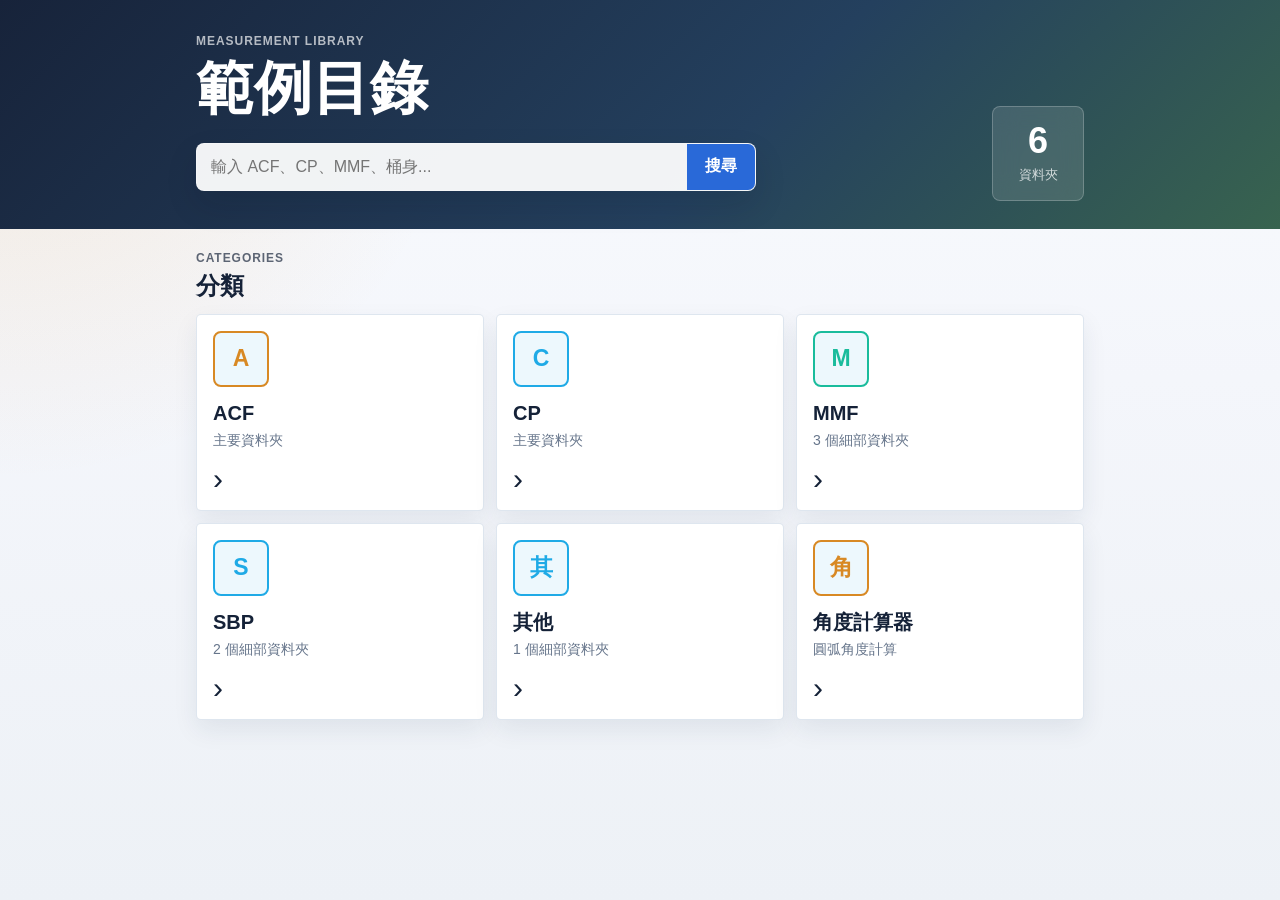
<file: index.html>
<!doctype html>
<html lang="zh-Hant">
<head>
  <meta charset="utf-8">
  <meta name="viewport" content="width=device-width, initial-scale=1">
  <title>資料夾目錄</title>
  <link rel="stylesheet" href="assets/site.css">
</head>
<body>
  <header class="hero">
    <div class="wrap hero-inner">
      <div>
        <p class="eyebrow">Measurement Library</p>
        <h1>範例目錄</h1>
        <form class="search-panel" role="search" aria-label="搜尋資料夾">
          <div class="search-box">
            <input id="folder-search" type="search" placeholder="輸入 ACF、CP、MMF、桶身..." autocomplete="off">
            <button type="submit">搜尋</button>
          </div>
          <div class="search-results" id="search-results" aria-live="polite"></div>
        </form>
      </div>
      <div class="stat-panel" aria-label="資料夾數量">
        <span class="stat-number" id="folder-count">0</span>
        <span class="stat-label">資料夾</span>
      </div>
    </div>
  </header>

  <main class="wrap page">
    <section class="section-head">
      <div>
        <p class="eyebrow">Categories</p>
        <h2>分類</h2>
      </div>
    </section>

    <section id="folder-cards" class="card-grid" aria-label="資料夾清單"></section>
  </main>

  <script src="data/folders.js"></script>
  <script src="assets/site.js"></script>
  <script>
    const searchForm = document.querySelector(".search-panel");
    const searchInput = document.querySelector("#folder-search");
    const searchResults = document.querySelector("#search-results");
    const folderCards = document.querySelector("#folder-cards");
    const folderCount = document.querySelector("#folder-count");

    function getMatches(query) {
      const keyword = query.trim().toLowerCase();
      if (!keyword) return [];

      return folders.filter((folder) =>
        folder.name.toLowerCase().includes(keyword) ||
        folder.path.toLowerCase().includes(keyword)
      );
    }

    function renderResults(matches, query) {
      if (!query.trim()) {
        searchResults.innerHTML = "";
        return;
      }

      if (matches.length === 0) {
        searchResults.innerHTML = '<p class="search-empty">找不到符合的資料夾</p>';
        return;
      }

      searchResults.innerHTML = matches.map((folder) => `
        <a class="search-result" href="${folder.path}">
          <span>${folder.name}</span>
          <small>${folder.detail}</small>
        </a>
      `).join("");
    }

    function isRootFolder(folder) {
      return folder.path.split("/").filter(Boolean).length === 1;
    }

    function getChildFolderCount(folder) {
      return folders.filter((item) => item.path.startsWith(folder.path) && item.path !== folder.path).length;
    }

    function renderCards() {
      const rootFolders = folders.filter(isRootFolder);
      folderCount.textContent = rootFolders.length;

      const toneClasses = ["tone-gold", "tone-blue", "tone-green", "tone-cyan", "tone-magenta"];
      folderCards.innerHTML = rootFolders.map((folder, index) => {
        const childCount = getChildFolderCount(folder);
        const detail = childCount > 0 ? `${childCount} 個細部資料夾` : folder.detail;
        const tone = toneClasses[index % toneClasses.length];
        const icon = folder.name.charAt(0);

        return `
          <a class="feature-card ${tone}" href="${folder.path}">
            <span class="card-icon" aria-hidden="true">${icon}</span>
            <span class="card-body">
              <span class="card-title">${folder.name}</span>
              <span class="card-meta">${detail}</span>
            </span>
            <span class="card-arrow" aria-hidden="true">›</span>
          </a>
        `;
      }).join("");
    }

    renderCards();

    searchInput.addEventListener("input", () => {
      renderResults(getMatches(searchInput.value), searchInput.value);
    });

    searchForm.addEventListener("submit", (event) => {
      event.preventDefault();
      const matches = getMatches(searchInput.value);
      if (matches.length > 0) {
        window.location.href = matches[0].path;
      }
    });
  </script>
</body>
</html>
</file>
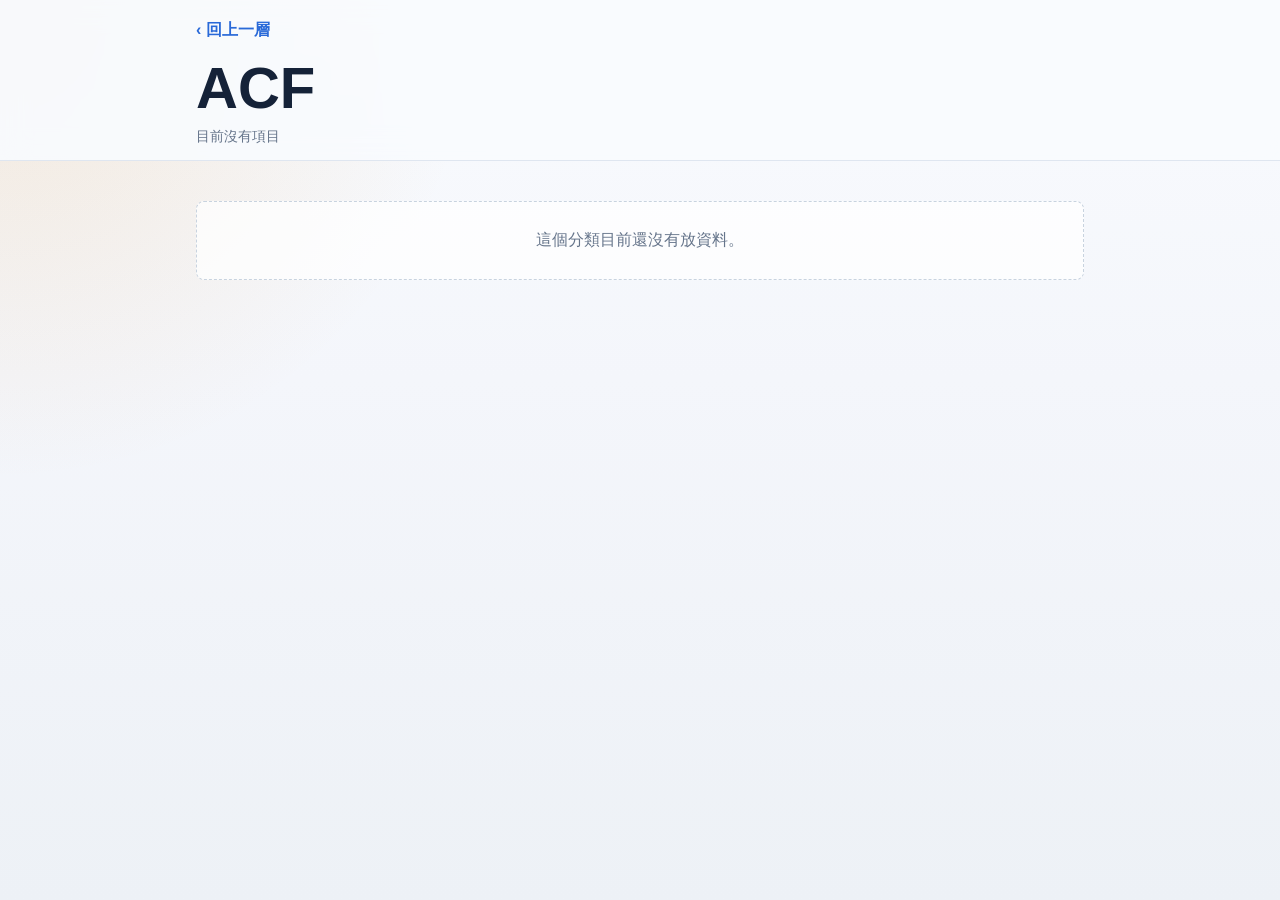
<file: ACF/index.html>
<!doctype html>
<html lang="zh-Hant">
<head>
  <meta charset="utf-8">
  <meta name="viewport" content="width=device-width, initial-scale=1">
  <title>ACF</title>
  <link rel="stylesheet" href="../assets/site.css">
</head>
<body>
  <header class="topbar">
    <div class="wrap">
      <a class="back" href="../">‹ 回上一層</a>
      <h1 class="page-title">ACF</h1>
      <p class="subtext">目前沒有項目</p>
    </div>
  </header>

  <main class="wrap page">
    <div class="empty">這個分類目前還沒有放資料。</div>
  </main>
</body>
</html>
</file>
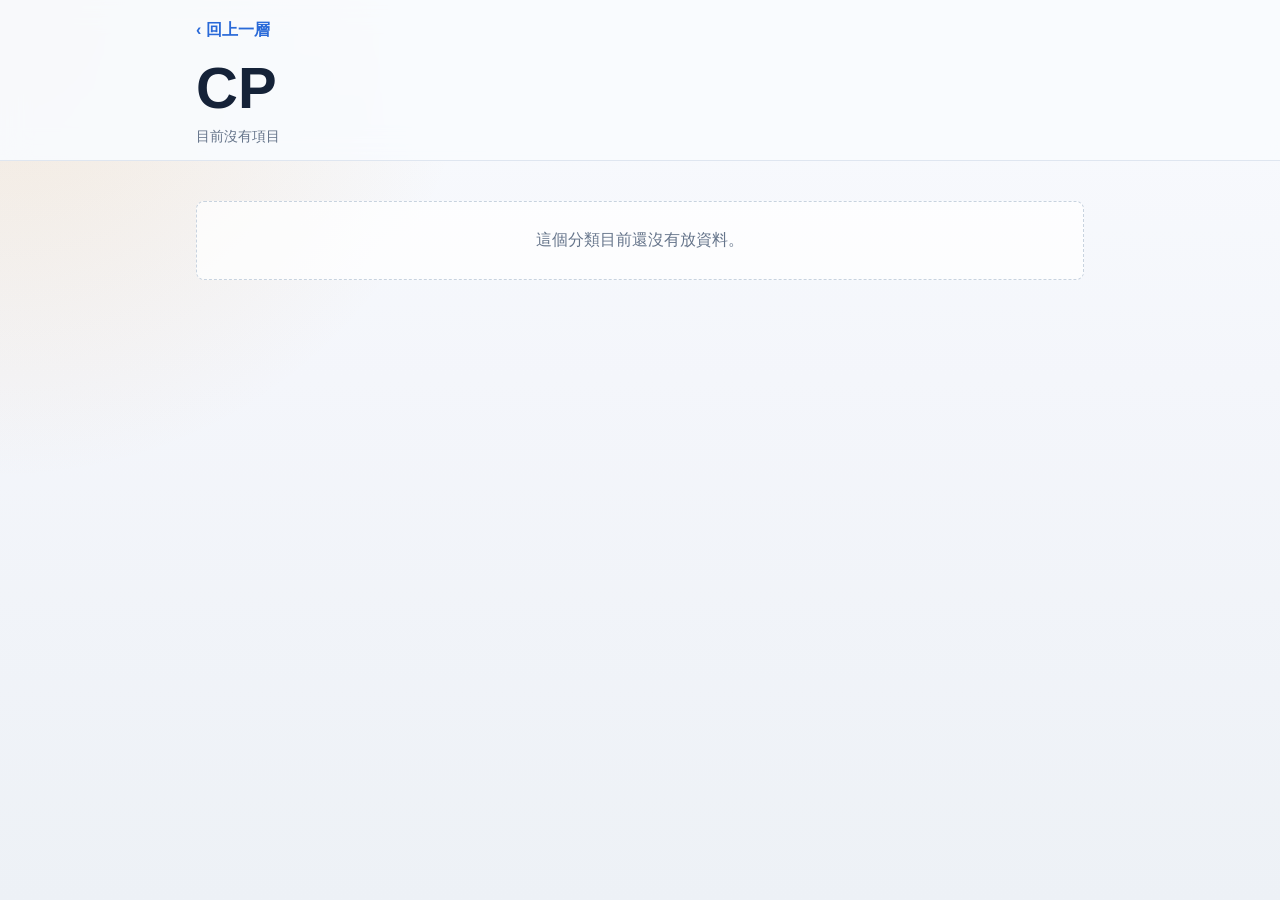
<file: CP/index.html>
<!doctype html>
<html lang="zh-Hant">
<head>
  <meta charset="utf-8">
  <meta name="viewport" content="width=device-width, initial-scale=1">
  <title>CP</title>
  <link rel="stylesheet" href="../assets/site.css">
</head>
<body>
  <header class="topbar">
    <div class="wrap">
      <a class="back" href="../">‹ 回上一層</a>
      <h1 class="page-title">CP</h1>
      <p class="subtext">目前沒有項目</p>
    </div>
  </header>

  <main class="wrap page">
    <div class="empty">這個分類目前還沒有放資料。</div>
  </main>
</body>
</html>
</file>
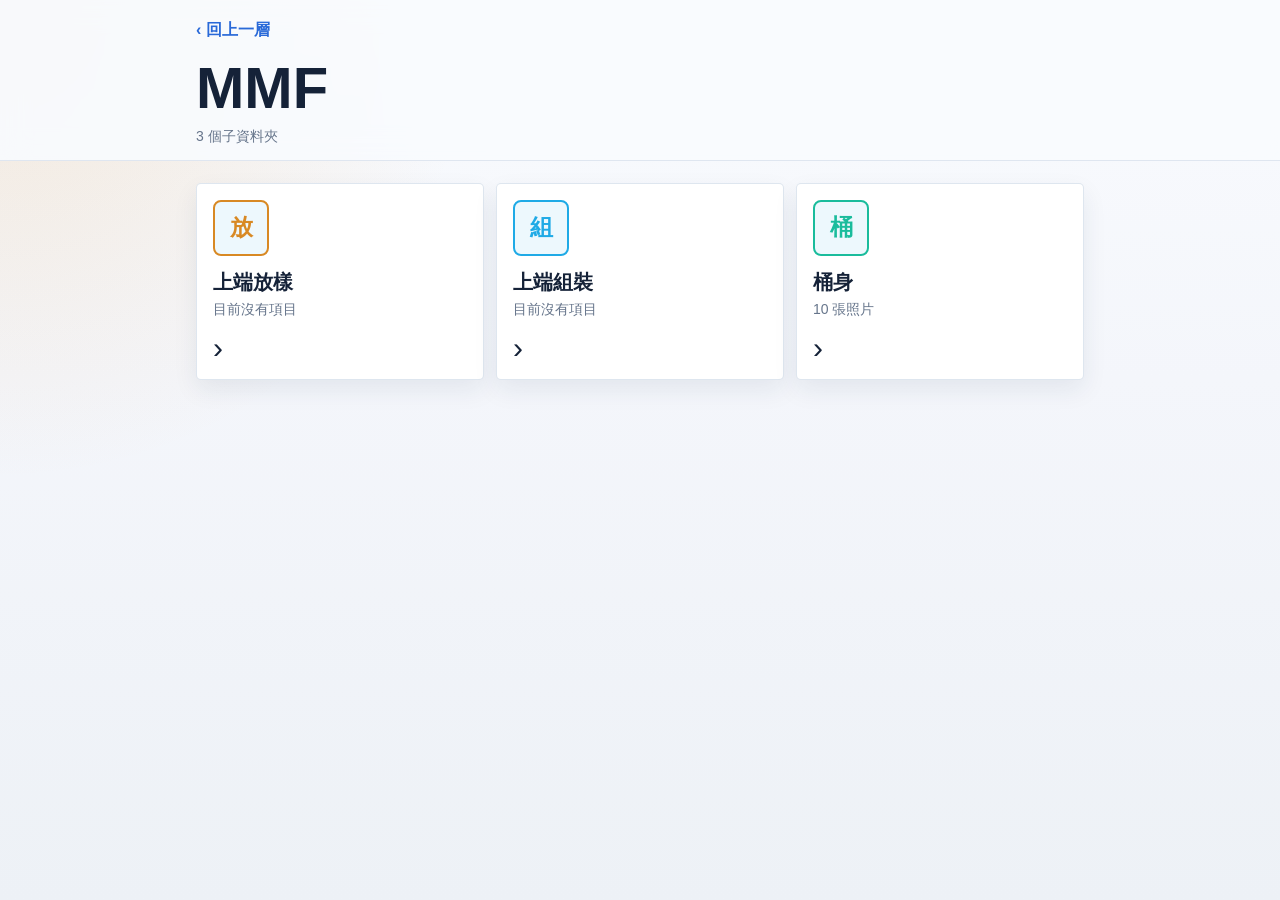
<file: MMF/index.html>
<!doctype html>
<html lang="zh-Hant">
<head>
  <meta charset="utf-8">
  <meta name="viewport" content="width=device-width, initial-scale=1">
  <title>MMF</title>
  <link rel="stylesheet" href="../assets/site.css">
</head>
<body>
  <header class="topbar">
    <div class="wrap">
      <a class="back" href="../">‹ 回上一層</a>
      <h1 class="page-title">MMF</h1>
      <p class="subtext">3 個子資料夾</p>
    </div>
  </header>

  <main class="wrap page">
    <section class="card-grid" aria-label="MMF 資料夾列表">
      <a class="feature-card tone-gold" href="上端放樣/">
        <span class="card-icon" aria-hidden="true">放</span>
        <span class="card-body">
          <span class="card-title">上端放樣</span>
          <span class="card-meta">目前沒有項目</span>
        </span>
        <span class="card-arrow" aria-hidden="true">›</span>
      </a>

      <a class="feature-card tone-blue" href="上端組裝/">
        <span class="card-icon" aria-hidden="true">組</span>
        <span class="card-body">
          <span class="card-title">上端組裝</span>
          <span class="card-meta">目前沒有項目</span>
        </span>
        <span class="card-arrow" aria-hidden="true">›</span>
      </a>

      <a class="feature-card tone-green" href="桶身/">
        <span class="card-icon" aria-hidden="true">桶</span>
        <span class="card-body">
          <span class="card-title">桶身</span>
          <span class="card-meta">10 張照片</span>
        </span>
        <span class="card-arrow" aria-hidden="true">›</span>
      </a>
    </section>
  </main>

  <script>
    const navigationDelay = 500;
    const interactiveSelector = ".feature-card";

    function setPressing(activeElement) {
      if (activeElement) {
        activeElement.classList.add("is-pressing");
      }
    }

    function setActivating(activeElement) {
      if (activeElement) {
        activeElement.classList.remove("is-pressing");
        activeElement.classList.add("is-activating");
      }
    }

    function clearInteractionState() {
      document.querySelectorAll(".is-pressing, .is-activating").forEach((element) => {
        element.classList.remove("is-pressing");
        element.classList.remove("is-activating");
      });
    }

    function goAfterAnimation(path, activeElement) {
      setActivating(activeElement);

      window.setTimeout(() => {
        window.location.href = path;
      }, navigationDelay);
    }

    document.addEventListener("pointerdown", (event) => {
      const activeElement = event.target.closest(interactiveSelector);
      setPressing(activeElement);
    });

    document.addEventListener("pointerup", (event) => {
      const activeElement = event.target.closest(interactiveSelector);
      if (activeElement) {
        window.setTimeout(() => {
          if (!activeElement.classList.contains("is-activating")) {
            activeElement.classList.remove("is-pressing");
          }
        }, 80);
      }
    });

    document.addEventListener("pointercancel", clearInteractionState);
    document.addEventListener("pointerleave", (event) => {
      const activeElement = event.target.closest(interactiveSelector);
      if (activeElement && !activeElement.classList.contains("is-activating")) {
        activeElement.classList.remove("is-pressing");
      }
    });

    document.addEventListener("click", (event) => {
      const link = event.target.closest(interactiveSelector);
      if (!link) return;

      event.preventDefault();
      goAfterAnimation(link.href, link);
    });

    window.addEventListener("pageshow", clearInteractionState);
  </script>
</body>
</html>
</file>
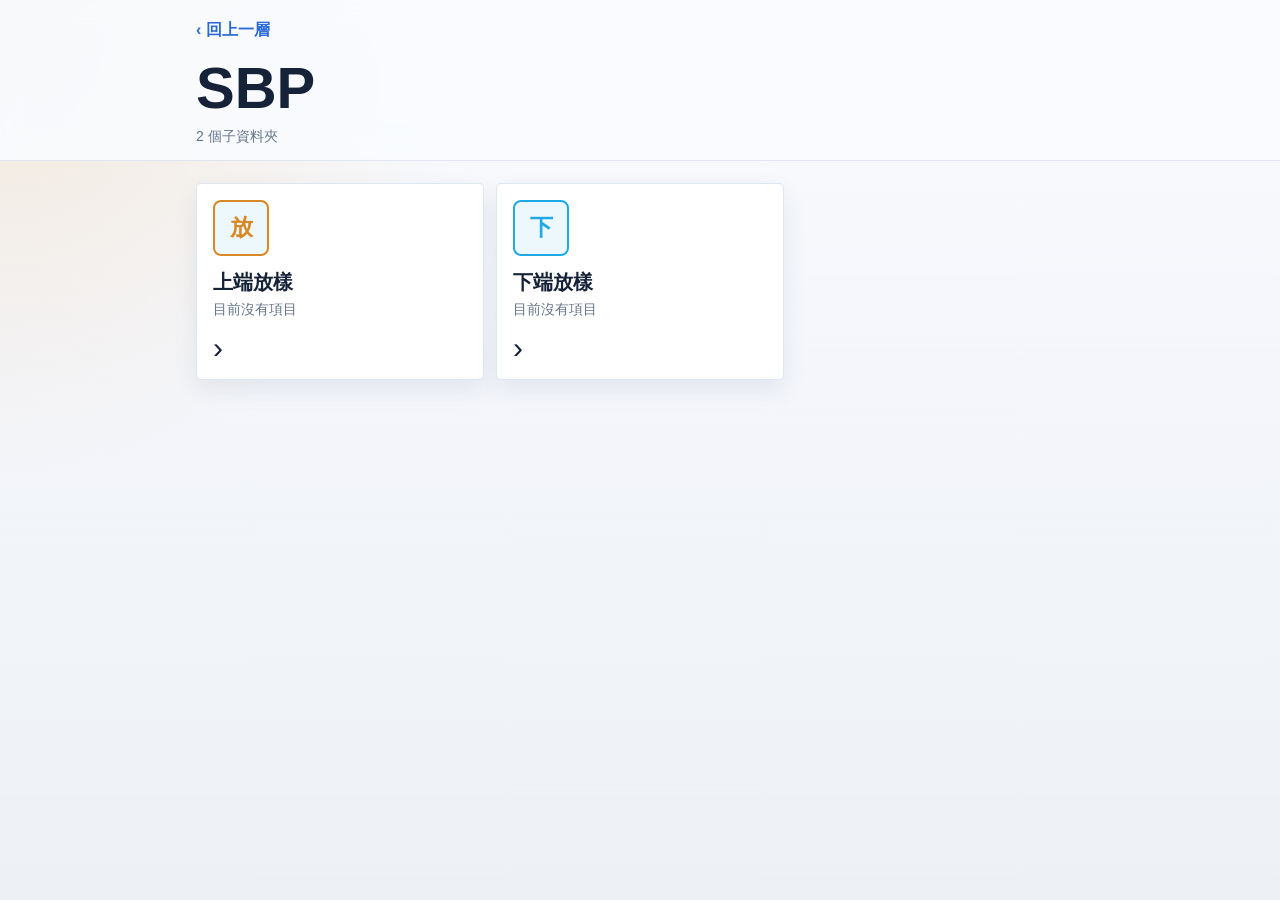
<file: SBP/index.html>
<!doctype html>
<html lang="zh-Hant">
<head>
  <meta charset="utf-8">
  <meta name="viewport" content="width=device-width, initial-scale=1">
  <title>SBP</title>
  <link rel="stylesheet" href="../assets/site.css">
</head>
<body>
  <header class="topbar">
    <div class="wrap">
      <a class="back" href="../">‹ 回上一層</a>
      <h1 class="page-title">SBP</h1>
      <p class="subtext">2 個子資料夾</p>
    </div>
  </header>

  <main class="wrap page">
    <section class="card-grid" aria-label="SBP 資料夾列表">
      <a class="feature-card tone-gold" href="上端放樣/">
        <span class="card-icon" aria-hidden="true">放</span>
        <span class="card-body">
          <span class="card-title">上端放樣</span>
          <span class="card-meta">目前沒有項目</span>
        </span>
        <span class="card-arrow" aria-hidden="true">›</span>
      </a>

      <a class="feature-card tone-blue" href="下端放樣/">
        <span class="card-icon" aria-hidden="true">下</span>
        <span class="card-body">
          <span class="card-title">下端放樣</span>
          <span class="card-meta">目前沒有項目</span>
        </span>
        <span class="card-arrow" aria-hidden="true">›</span>
      </a>
    </section>
  </main>

  <script>
    const navigationDelay = 500;
    const interactiveSelector = ".feature-card";

    function setPressing(activeElement) {
      if (activeElement) {
        activeElement.classList.add("is-pressing");
      }
    }

    function setActivating(activeElement) {
      if (activeElement) {
        activeElement.classList.remove("is-pressing");
        activeElement.classList.add("is-activating");
      }
    }

    function clearInteractionState() {
      document.querySelectorAll(".is-pressing, .is-activating").forEach((element) => {
        element.classList.remove("is-pressing");
        element.classList.remove("is-activating");
      });
    }

    function goAfterAnimation(path, activeElement) {
      setActivating(activeElement);

      window.setTimeout(() => {
        window.location.href = path;
      }, navigationDelay);
    }

    document.addEventListener("pointerdown", (event) => {
      const activeElement = event.target.closest(interactiveSelector);
      setPressing(activeElement);
    });

    document.addEventListener("pointerup", (event) => {
      const activeElement = event.target.closest(interactiveSelector);
      if (activeElement) {
        window.setTimeout(() => {
          if (!activeElement.classList.contains("is-activating")) {
            activeElement.classList.remove("is-pressing");
          }
        }, 80);
      }
    });

    document.addEventListener("pointercancel", clearInteractionState);
    document.addEventListener("pointerleave", (event) => {
      const activeElement = event.target.closest(interactiveSelector);
      if (activeElement && !activeElement.classList.contains("is-activating")) {
        activeElement.classList.remove("is-pressing");
      }
    });

    document.addEventListener("click", (event) => {
      const link = event.target.closest(interactiveSelector);
      if (!link) return;

      event.preventDefault();
      goAfterAnimation(link.href, link);
    });

    window.addEventListener("pageshow", clearInteractionState);
  </script>
</body>
</html>
</file>
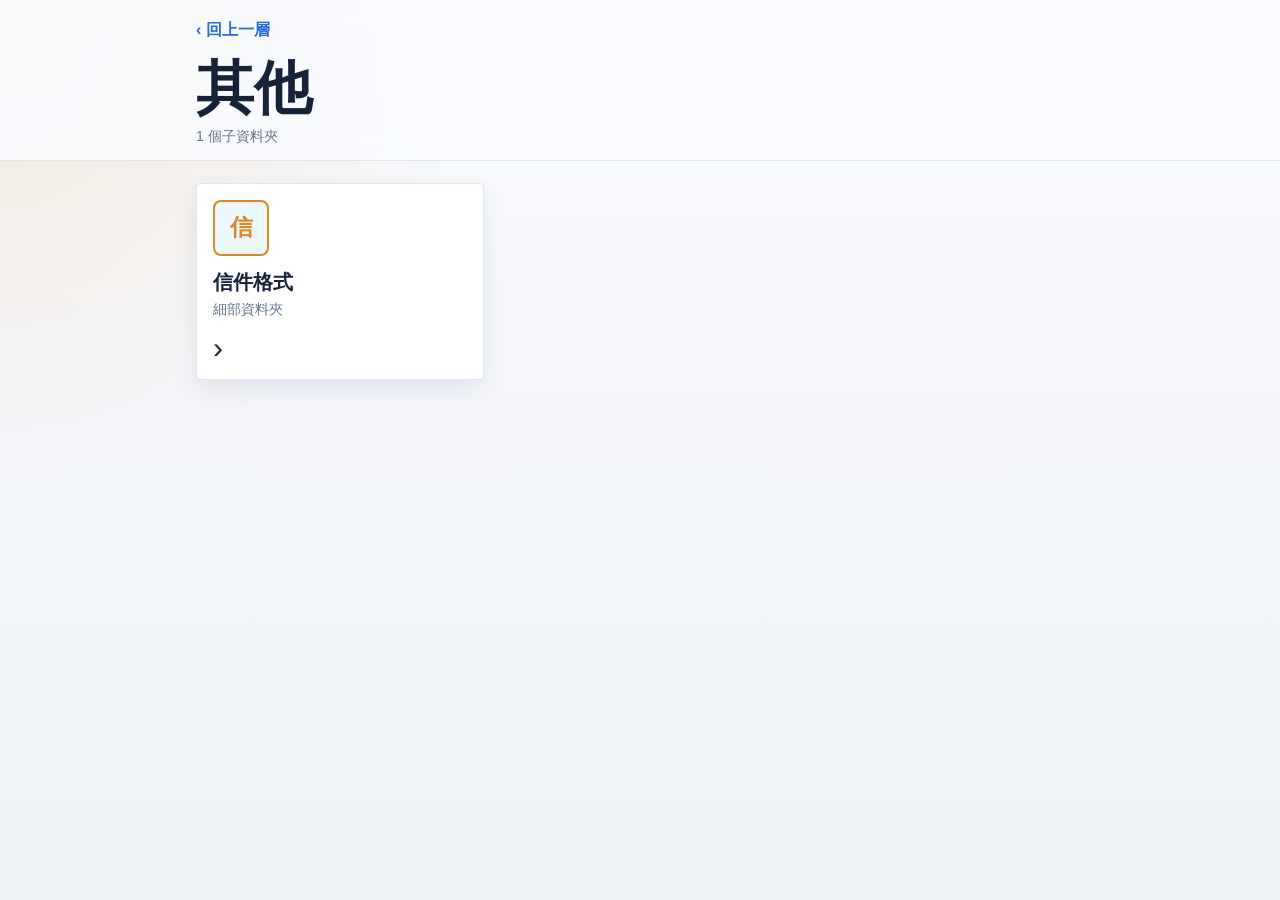
<file: 其他/index.html>
<!doctype html>
<html lang="zh-Hant">
<head>
  <meta charset="utf-8">
  <meta name="viewport" content="width=device-width, initial-scale=1">
  <title>其他</title>
  <link rel="stylesheet" href="../assets/site.css">
</head>
<body>
  <header class="topbar">
    <div class="wrap">
      <a class="back" href="../">‹ 回上一層</a>
      <h1 class="page-title">其他</h1>
      <p class="subtext">1 個子資料夾</p>
    </div>
  </header>

  <main class="wrap page">
    <section class="card-grid" aria-label="其他 資料夾列表">
      <a class="feature-card tone-gold" href="信件格式/">
        <span class="card-icon" aria-hidden="true">信</span>
        <span class="card-body">
          <span class="card-title">信件格式</span>
          <span class="card-meta">細部資料夾</span>
        </span>
        <span class="card-arrow" aria-hidden="true">›</span>
      </a>
    </section>
  </main>
</body>
</html>
</file>
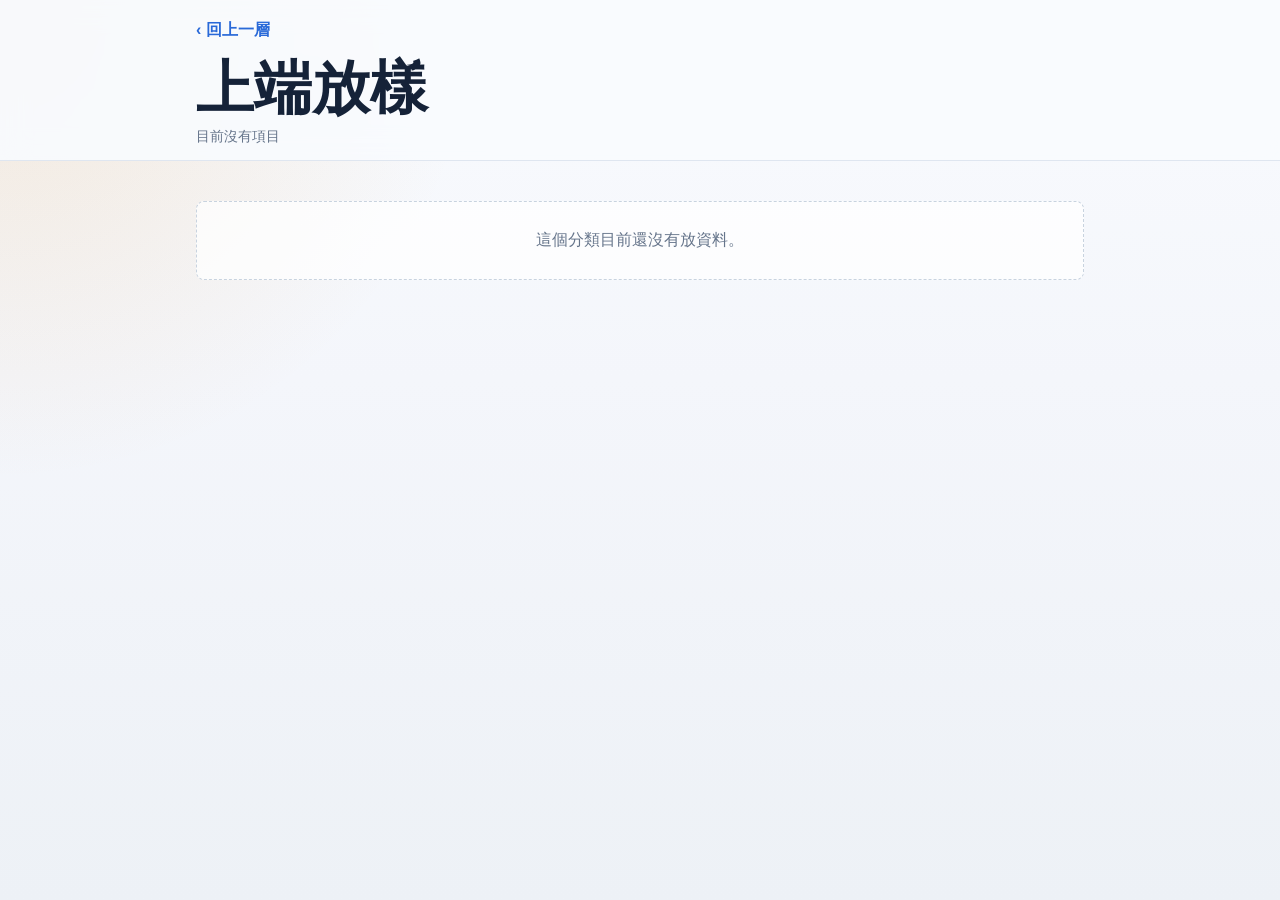
<file: MMF/上端放樣/index.html>
<!doctype html>
<html lang="zh-Hant">
<head>
  <meta charset="utf-8">
  <meta name="viewport" content="width=device-width, initial-scale=1">
  <title>上端放樣</title>
  <link rel="stylesheet" href="../../assets/site.css">
</head>
<body>
  <header class="topbar">
    <div class="wrap">
      <a class="back" href="../">‹ 回上一層</a>
      <h1 class="page-title">上端放樣</h1>
      <p class="subtext">目前沒有項目</p>
    </div>
  </header>

  <main class="wrap page">
    <div class="empty">這個分類目前還沒有放資料。</div>
  </main>
</body>
</html>
</file>
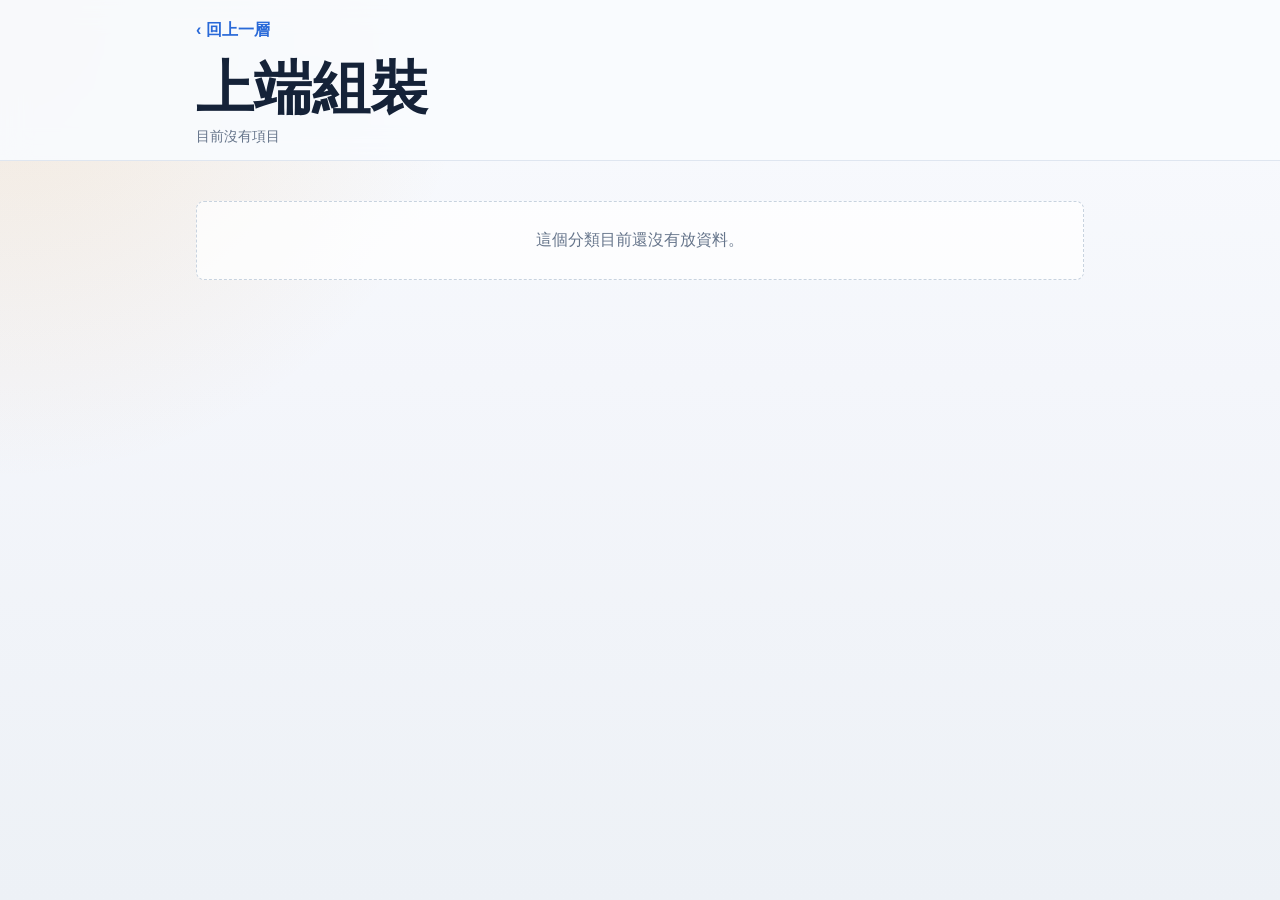
<file: MMF/上端組裝/index.html>
<!doctype html>
<html lang="zh-Hant">
<head>
  <meta charset="utf-8">
  <meta name="viewport" content="width=device-width, initial-scale=1">
  <title>上端組裝</title>
  <link rel="stylesheet" href="../../assets/site.css">
</head>
<body>
  <header class="topbar">
    <div class="wrap">
      <a class="back" href="../">‹ 回上一層</a>
      <h1 class="page-title">上端組裝</h1>
      <p class="subtext">目前沒有項目</p>
    </div>
  </header>

  <main class="wrap page">
    <div class="empty">這個分類目前還沒有放資料。</div>
  </main>
</body>
</html>
</file>
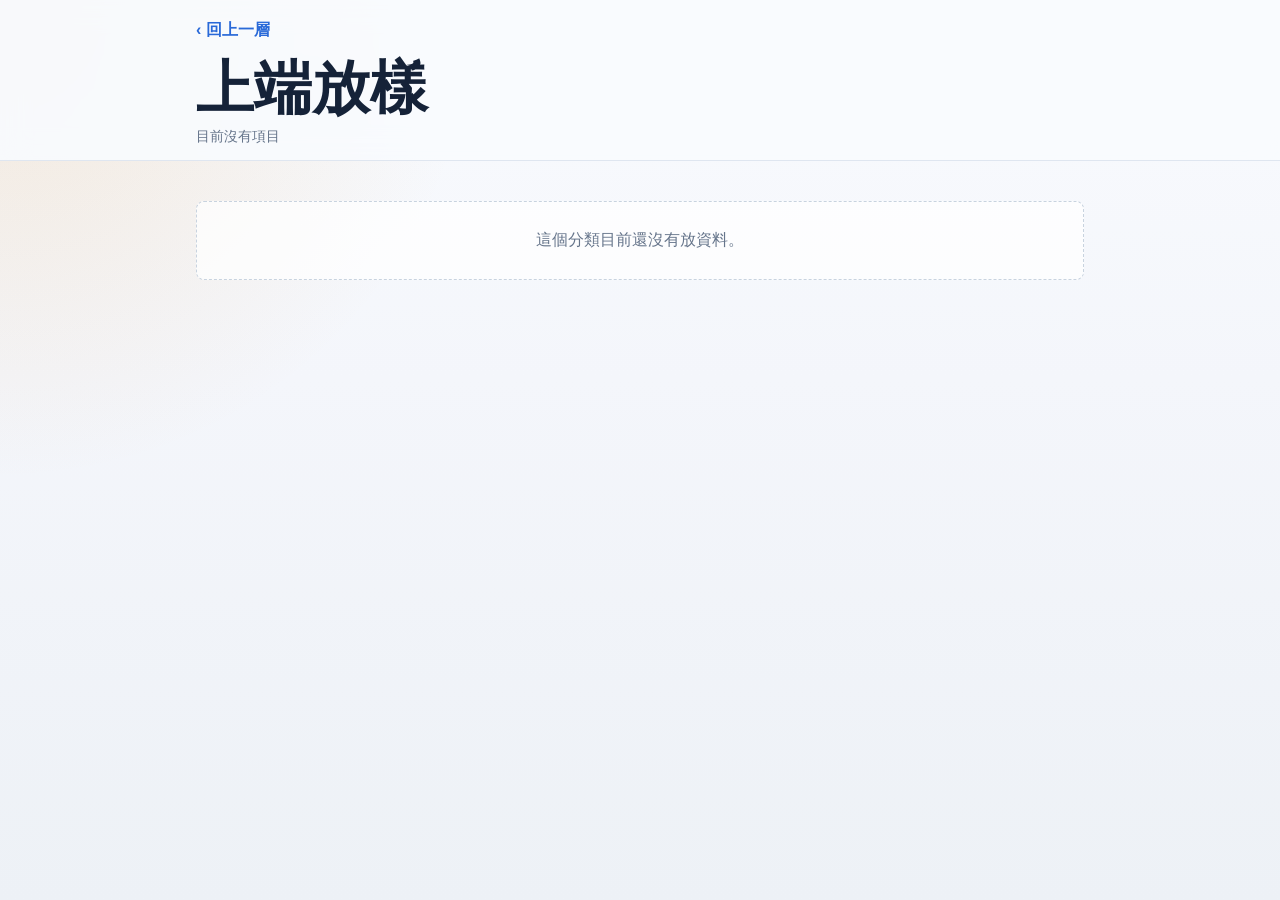
<file: SBP/上端放樣/index.html>
<!doctype html>
<html lang="zh-Hant">
<head>
  <meta charset="utf-8">
  <meta name="viewport" content="width=device-width, initial-scale=1">
  <title>上端放樣</title>
  <link rel="stylesheet" href="/assets/site.css">
</head>
<body>
  <header class="topbar">
    <div class="wrap">
      <a class="back" href="../">‹ 回上一層</a>
      <h1 class="page-title">上端放樣</h1>
      <p class="subtext">目前沒有項目</p>
    </div>
  </header>

  <main class="wrap page">
    <div class="empty">這個分類目前還沒有放資料。</div>
  </main>
</body>
</html>
</file>
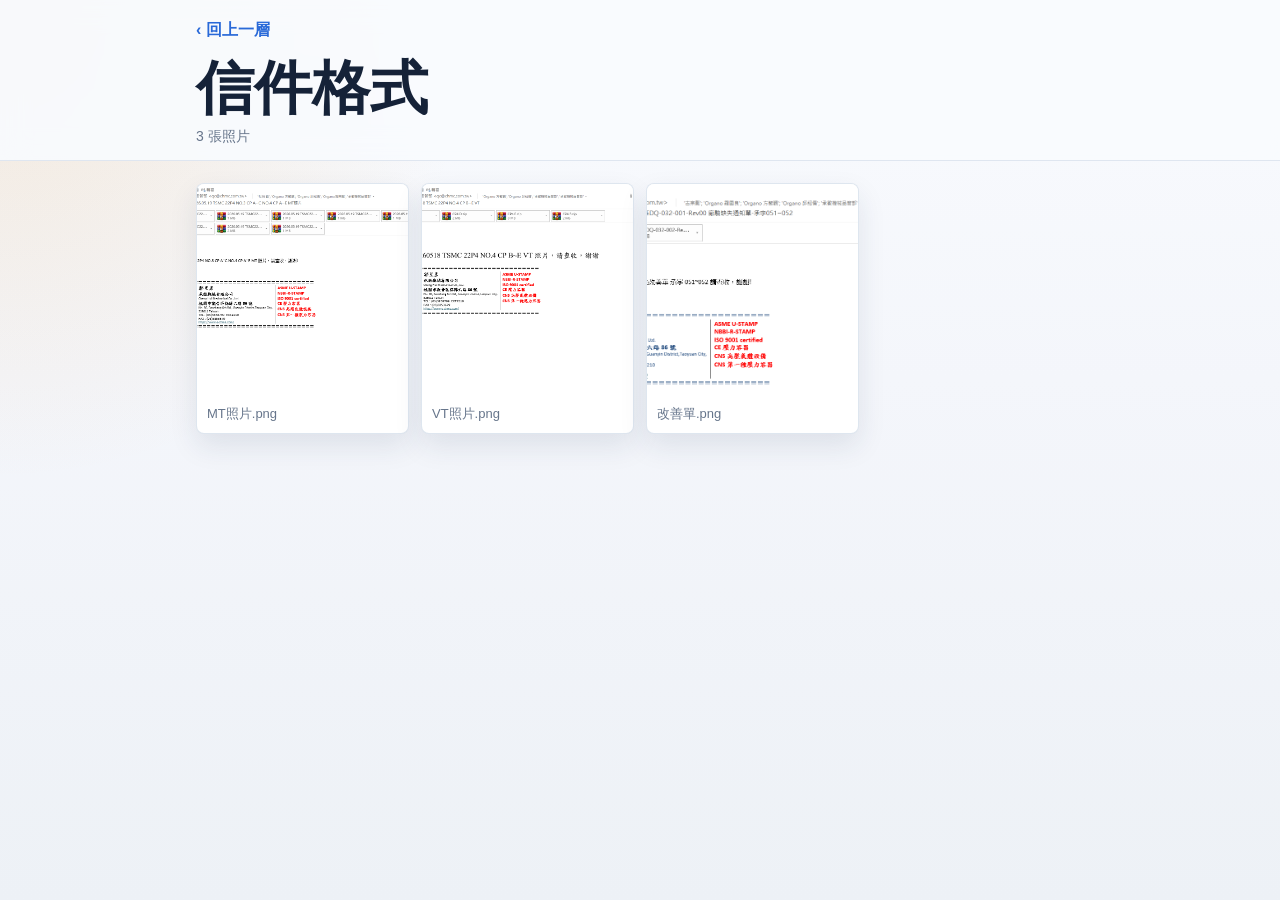
<file: 其他/信件格式/index.html>
<!doctype html>
<html lang="zh-Hant">
<head>
  <meta charset="utf-8">
  <meta name="viewport" content="width=device-width, initial-scale=1">
  <title>信件格式</title>
  <link rel="stylesheet" href="../../assets/site.css">
</head>
<body>
  <header class="topbar">
    <div class="wrap">
      <a class="back" href="../">‹ 回上一層</a>
      <h1 class="page-title">信件格式</h1>
      <p class="subtext">3 張照片</p>
    </div>
  </header>

  <main class="wrap page">
    <section class="gallery" aria-label="照片列表">
      <a class="photo-card" href="MT照片.png"><img src="MT照片.png" alt="MT照片.png"><div class="photo-label">MT照片.png</div></a>
      <a class="photo-card" href="VT照片.png"><img src="VT照片.png" alt="VT照片.png"><div class="photo-label">VT照片.png</div></a>
      <a class="photo-card" href="改善單.png"><img src="改善單.png" alt="改善單.png"><div class="photo-label">改善單.png</div></a>
    </section>
  </main>
</body>
</html>
</file>
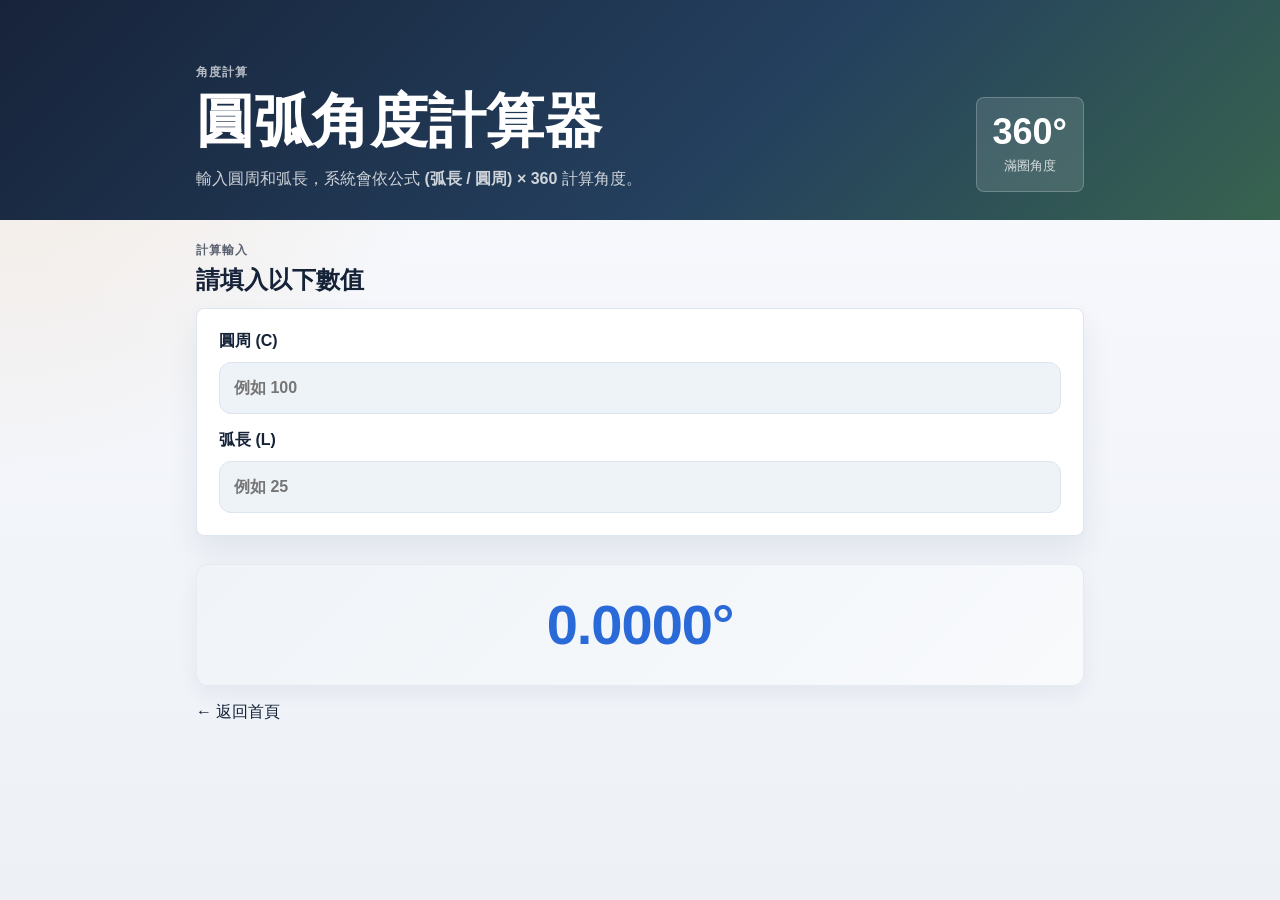
<file: angle.html>
<!doctype html>
<html lang="zh-Hant">
<head>
  <meta charset="utf-8">
  <meta name="viewport" content="width=device-width, initial-scale=1">
  <title>圓弧角度計算器</title>
  <link rel="stylesheet" href="assets/site.css">
</head>
<body>
  <header class="hero">
    <div class="wrap hero-inner">
      <div>
        <p class="eyebrow">角度計算</p>
        <h1>圓弧角度計算器</h1>
        <p class="intro">輸入圓周和弧長，系統會依公式 <strong>(弧長 / 圓周) × 360</strong> 計算角度。</p>
      </div>
      <div class="stat-panel" aria-label="計算器說明">
        <span class="stat-number">360°</span>
        <span class="stat-label">滿圈角度</span>
      </div>
    </div>
  </header>

  <main class="wrap page">
    <section class="section-head">
      <div>
        <p class="eyebrow">計算輸入</p>
        <h2>請填入以下數值</h2>
      </div>
    </section>

    <form id="angle-form" class="calculator-form">
      <label>
        圓周 (C)
        <input id="circumference" type="number" inputmode="decimal" step="any" min="0" placeholder="例如 100" required>
      </label>
      <label>
        弧長 (L)
        <input id="arc-length" type="number" inputmode="decimal" step="any" min="0" placeholder="例如 25" required>
      </label>
    </form>

    <section class="result-panel" aria-live="polite">
      <p id="angle-result">0.0000°</p>
    </section>

    <p><a href="index.html">← 返回首頁</a></p>
  </main>

  <script>
    const circumferenceInput = document.querySelector('#circumference');
    const arcLengthInput = document.querySelector('#arc-length');
    const resultElement = document.querySelector('#angle-result');
    const idleClearDelay = 1500;
    let idleClearTimer;

    function formatNumber(value) {
      return Number.isFinite(value) ? value.toFixed(4) : value;
    }

    function updateAngleResult() {
      const circumference = parseFloat(circumferenceInput.value);
      const arcLength = parseFloat(arcLengthInput.value);

      if (!circumferenceInput.value || !arcLengthInput.value) {
        resultElement.textContent = '0.0000°';
        return;
      }

      if (!isFinite(circumference) || circumference <= 0) {
        resultElement.textContent = '0.0000°';
        return;
      }

      if (!isFinite(arcLength) || arcLength < 0) {
        resultElement.textContent = '0.0000°';
        return;
      }

      const angle = (arcLength / circumference) * 360;
      resultElement.textContent = `${formatNumber(angle)}°`;
    }

    function scheduleClearArcLength() {
      window.clearTimeout(idleClearTimer);
      idleClearTimer = window.setTimeout(() => {
        if (arcLengthInput.value) {
          arcLengthInput.value = '';
          updateAngleResult();
        }
      }, idleClearDelay);
    }

    function handleInput() {
      updateAngleResult();
      scheduleClearArcLength();
    }

    circumferenceInput.addEventListener('input', handleInput);
    arcLengthInput.addEventListener('input', handleInput);
  </script>
</body>
</html>
</file>
<file: assets/site.css>
:root {
  color-scheme: light;
  --bg: #f4f6fb;
  --surface: #ffffff;
  --surface-2: #eef3f8;
  --text: #152238;
  --muted: #66758b;
  --line: #dce4ee;
  --gold: #d88924;
  --blue: #2969d8;
  --green: #238466;
  --red: #ba4d4d;
  --shadow: 0 18px 45px rgba(31, 48, 78, 0.12);
  --radius: 8px;
  font-family: -apple-system, BlinkMacSystemFont, "Segoe UI", "Noto Sans TC", Arial, sans-serif;
}

* {
  box-sizing: border-box;
}

body {
  margin: 0;
  min-height: 100vh;
  background:
    radial-gradient(circle at top left, rgba(216, 137, 36, 0.16), transparent 30rem),
    linear-gradient(180deg, #f9fbfe 0%, var(--bg) 42%, #edf1f6 100%);
  color: var(--text);
}

a {
  color: inherit;
  text-decoration: none;
}

.wrap {
  width: min(920px, 100%);
  margin: 0 auto;
  padding-inline: 16px;
}

.hero {
  background: linear-gradient(135deg, #17233a 0%, #24405e 58%, #38634f 100%);
  color: #fff;
}

.hero-inner {
  min-height: 220px;
  display: grid;
  grid-template-columns: 1fr auto;
  gap: 20px;
  align-items: end;
  padding-block: 34px 28px;
}

.eyebrow {
  margin: 0 0 8px;
  color: inherit;
  font-size: 12px;
  font-weight: 750;
  letter-spacing: 0.08em;
  text-transform: uppercase;
  opacity: 0.68;
}

h1,
h2 {
  margin: 0;
  letter-spacing: 0;
  line-height: 1.12;
}

h1 {
  font-size: clamp(34px, 10vw, 58px);
}

h2 {
  font-size: 24px;
}

.intro {
  max-width: 28rem;
  margin: 12px 0 0;
  color: rgba(255, 255, 255, 0.78);
  font-size: 16px;
  line-height: 1.65;
}

.search-panel {
  width: min(560px, 100%);
  margin-top: 22px;
}

.search-label {
  display: block;
  margin-bottom: 8px;
  color: rgba(255, 255, 255, 0.82);
  font-size: 14px;
  font-weight: 700;
}

.search-box {
  display: grid;
  grid-template-columns: 1fr auto;
  min-height: 48px;
  overflow: hidden;
  border: 1px solid rgba(255, 255, 255, 0.28);
  border-radius: var(--radius);
  background: rgba(255, 255, 255, 0.94);
  box-shadow: 0 14px 32px rgba(10, 18, 32, 0.12);
}

.search-box input,
.search-box button {
  min-width: 0;
  border: 0;
  font: inherit;
}

.search-box input {
  width: 100%;
  padding: 0 14px;
  color: var(--text);
  background: transparent;
  outline: 0;
}

.search-box button {
  padding: 0 18px;
  color: #fff;
  background: var(--blue);
  font-weight: 700;
  cursor: pointer;
  -webkit-tap-highlight-color: transparent;
  transition: background-color 150ms ease, transform 120ms ease;
}

.search-box button:hover,
.search-box button:focus-visible {
  background: #1a90d2;
}

.search-box button:active {
  transform: scale(0.98);
  background: #1677b9;
}

.search-box button:focus-visible {
  outline: 3px solid rgba(255, 255, 255, 0.92);
  outline-offset: -5px;
}

.search-results {
  display: grid;
  gap: 8px;
  margin-top: 10px;
}

.search-result,
.search-empty {
  border-radius: var(--radius);
  background: rgba(255, 255, 255, 0.94);
  box-shadow: 0 10px 24px rgba(10, 18, 32, 0.12);
}

.search-result {
  display: flex;
  justify-content: space-between;
  align-items: center;
  gap: 12px;
  min-height: 44px;
  padding: 10px 12px;
  color: var(--text);
  font-weight: 750;
}

.search-result small {
  flex: 0 0 auto;
  color: var(--muted);
  font-size: 12px;
  font-weight: 700;
}

.search-empty {
  margin: 0;
  padding: 12px;
  color: var(--muted);
  font-size: 14px;
}

.stat-panel {
  min-width: 92px;
  padding: 16px;
  border: 1px solid rgba(255, 255, 255, 0.22);
  border-radius: var(--radius);
  background: rgba(255, 255, 255, 0.12);
  text-align: center;
  backdrop-filter: blur(12px);
}

.stat-number {
  display: block;
  font-size: 36px;
  font-weight: 800;
  line-height: 1;
}

.stat-label {
  display: block;
  margin-top: 7px;
  color: rgba(255, 255, 255, 0.76);
  font-size: 13px;
}

.page {
  padding-block: 22px 34px;
}

.section-head {
  display: flex;
  justify-content: space-between;
  align-items: end;
  gap: 16px;
  margin-bottom: 14px;
}

.card-grid {
  display: grid;
  gap: 12px;
}

.feature-card {
  --button-color: #1faae6;
  display: grid;
  grid-template-columns: 56px 1fr 32px;
  gap: 14px;
  align-items: center;
  min-height: 92px;
  padding: 16px;
  border: 1px solid rgba(220, 228, 238, 0.92);
  border-radius: 5px;
  background: var(--surface);
  box-shadow: 0 10px 24px rgba(31, 48, 78, 0.08);
  color: var(--text);
  touch-action: manipulation;
  -webkit-tap-highlight-color: transparent;
  transition: transform 180ms ease, box-shadow 180ms ease, background-color 180ms ease;
}

.card-icon {
  width: 56px;
  height: 56px;
  display: grid;
  place-items: center;
  border-radius: var(--radius);
  border: 2px solid var(--button-color);
  color: var(--button-color);
  background: rgba(31, 170, 230, 0.08);
  font-size: 23px;
  font-weight: 850;
  transition: background-color 180ms ease, border-color 180ms ease, color 180ms ease;
}

.tone-gold {
  --button-color: #d88924;
}

.tone-blue {
  --button-color: #1faae6;
}

.tone-green {
  --button-color: #1abc9c;
}

.tone-red {
  --button-color: #ff386d;
}

.card-body {
  min-width: 0;
}

.card-title {
  display: block;
  color: var(--text);
  font-size: 20px;
  font-weight: 750;
  line-height: 1.25;
}

.card-meta {
  display: block;
  margin-top: 6px;
  color: var(--muted);
  font-size: 14px;
}

.card-arrow {
  color: var(--text);
  font-size: 30px;
  line-height: 1;
  text-align: right;
  transition: transform 120ms ease;
}

.feature-card.is-pressing,
.feature-card.is-activating,
.feature-card:hover {
  transform: translateY(-1px);
  box-shadow: 0 14px 28px rgba(31, 48, 78, 0.12);
}

.feature-card:active {
  transform: scale(0.98);
}

.feature-card:focus-visible {
  outline: 3px solid rgba(41, 105, 216, 0.36);
  outline-offset: 3px;
}

.feature-card.is-pressing .card-arrow,
.feature-card.is-activating .card-arrow,
.feature-card:hover .card-arrow {
  transform: translateX(3px);
}

.feature-card:active .card-arrow {
  transform: translateX(1px) scale(0.92);
}

.topbar {
  position: sticky;
  top: 0;
  z-index: 4;
  border-bottom: 1px solid rgba(220, 228, 238, 0.88);
  background: rgba(249, 251, 254, 0.9);
  backdrop-filter: blur(14px);
}

.topbar .wrap {
  padding-block: 14px;
}

.back {
  display: inline-flex;
  align-items: center;
  min-height: 32px;
  color: var(--blue);
  font-weight: 700;
}

.page-title {
  margin-top: 10px;
}

.subtext {
  margin: 7px 0 0;
  color: var(--muted);
  font-size: 14px;
}

.empty {
  margin-top: 18px;
  padding: 28px 18px;
  border: 1px dashed #c8d3df;
  border-radius: var(--radius);
  background: rgba(255, 255, 255, 0.72);
  color: var(--muted);
  text-align: center;
}

.gallery {
  display: grid;
  grid-template-columns: repeat(2, minmax(0, 1fr));
  gap: 12px;
}

.photo-card {
  overflow: hidden;
  border: 1px solid rgba(220, 228, 238, 0.92);
  border-radius: var(--radius);
  background: var(--surface);
  box-shadow: 0 12px 28px rgba(31, 48, 78, 0.1);
}

.photo-card img {
  display: block;
  width: 100%;
  aspect-ratio: 1 / 1;
  object-fit: cover;
  background: var(--surface-2);
}

.photo-label {
  padding: 10px;
  color: var(--muted);
  font-size: 13px;
  overflow-wrap: anywhere;
}

@media (min-width: 700px) {
  .card-grid {
    grid-template-columns: repeat(3, minmax(0, 1fr));
  }

  .feature-card {
    min-height: 156px;
    grid-template-columns: 1fr;
    align-content: space-between;
  }

  .card-arrow {
    text-align: left;
  }

  .gallery {
    grid-template-columns: repeat(4, minmax(0, 1fr));
  }
}

.calculator-form {
  display: grid;
  gap: 16px;
  padding: 22px;
  border: 1px solid rgba(220, 228, 238, 0.92);
  border-radius: var(--radius);
  background: var(--surface);
  box-shadow: 0 16px 30px rgba(31, 48, 78, 0.08);
}

.calculator-form label {
  display: grid;
  gap: 10px;
  font-weight: 700;
  color: var(--text);
}

.calculator-form input {
  width: 100%;
  min-height: 52px;
  padding: 0 14px;
  border: 1px solid var(--line);
  border-radius: 12px;
  background: var(--surface-2);
  color: var(--text);
  font: inherit;
}

.calculator-form input:focus {
  outline: 3px solid rgba(41, 105, 216, 0.18);
}

.result-panel {
  margin-top: 28px;
  padding: 32px 24px;
  border-radius: 12px;
  background: linear-gradient(135deg, #f0f4f8 0%, #f8fafc 100%);
  border: 1px solid rgba(220, 228, 238, 0.6);
  box-shadow: 0 8px 20px rgba(31, 48, 78, 0.06);
  text-align: center;
  min-height: 120px;
  display: flex;
  align-items: center;
  justify-content: center;
}

#angle-result {
  margin: 0;
  font-size: clamp(42px, 12vw, 56px);
  font-weight: 800;
  color: var(--blue);
  line-height: 1;
  letter-spacing: -1px;
}

@media (max-width: 700px) {
  .hero-inner {
    grid-template-columns: 1fr;
  }

  .hero-inner > div {
    min-width: 0;
  }

  .hero-inner .stat-panel {
    width: 100%;
  }

  .calculator-form {
    padding: 18px;
  }

  .page {
    padding-block: 18px 26px;
  }

  .result-panel {
    margin-top: 24px;
    padding: 28px 20px;
    min-height: 100px;
  }

  #angle-result {
    font-size: clamp(36px, 10vw, 48px);
  }
}

}

@media (max-width: 520px) {
  .hero-inner {
    grid-template-columns: 1fr;
    align-items: start;
  }

  .stat-panel {
    width: 100%;
    display: flex;
    align-items: baseline;
    justify-content: space-between;
    text-align: left;
  }

  .search-box {
    grid-template-columns: 1fr;
    min-height: 112px;
  }

  .search-box input {
    min-height: 56px;
    font-size: 20px;
  }

  .search-box button {
    min-height: 56px;
    font-size: 20px;
  }

  .search-result {
    align-items: flex-start;
    flex-direction: column;
  }
}
</file>
